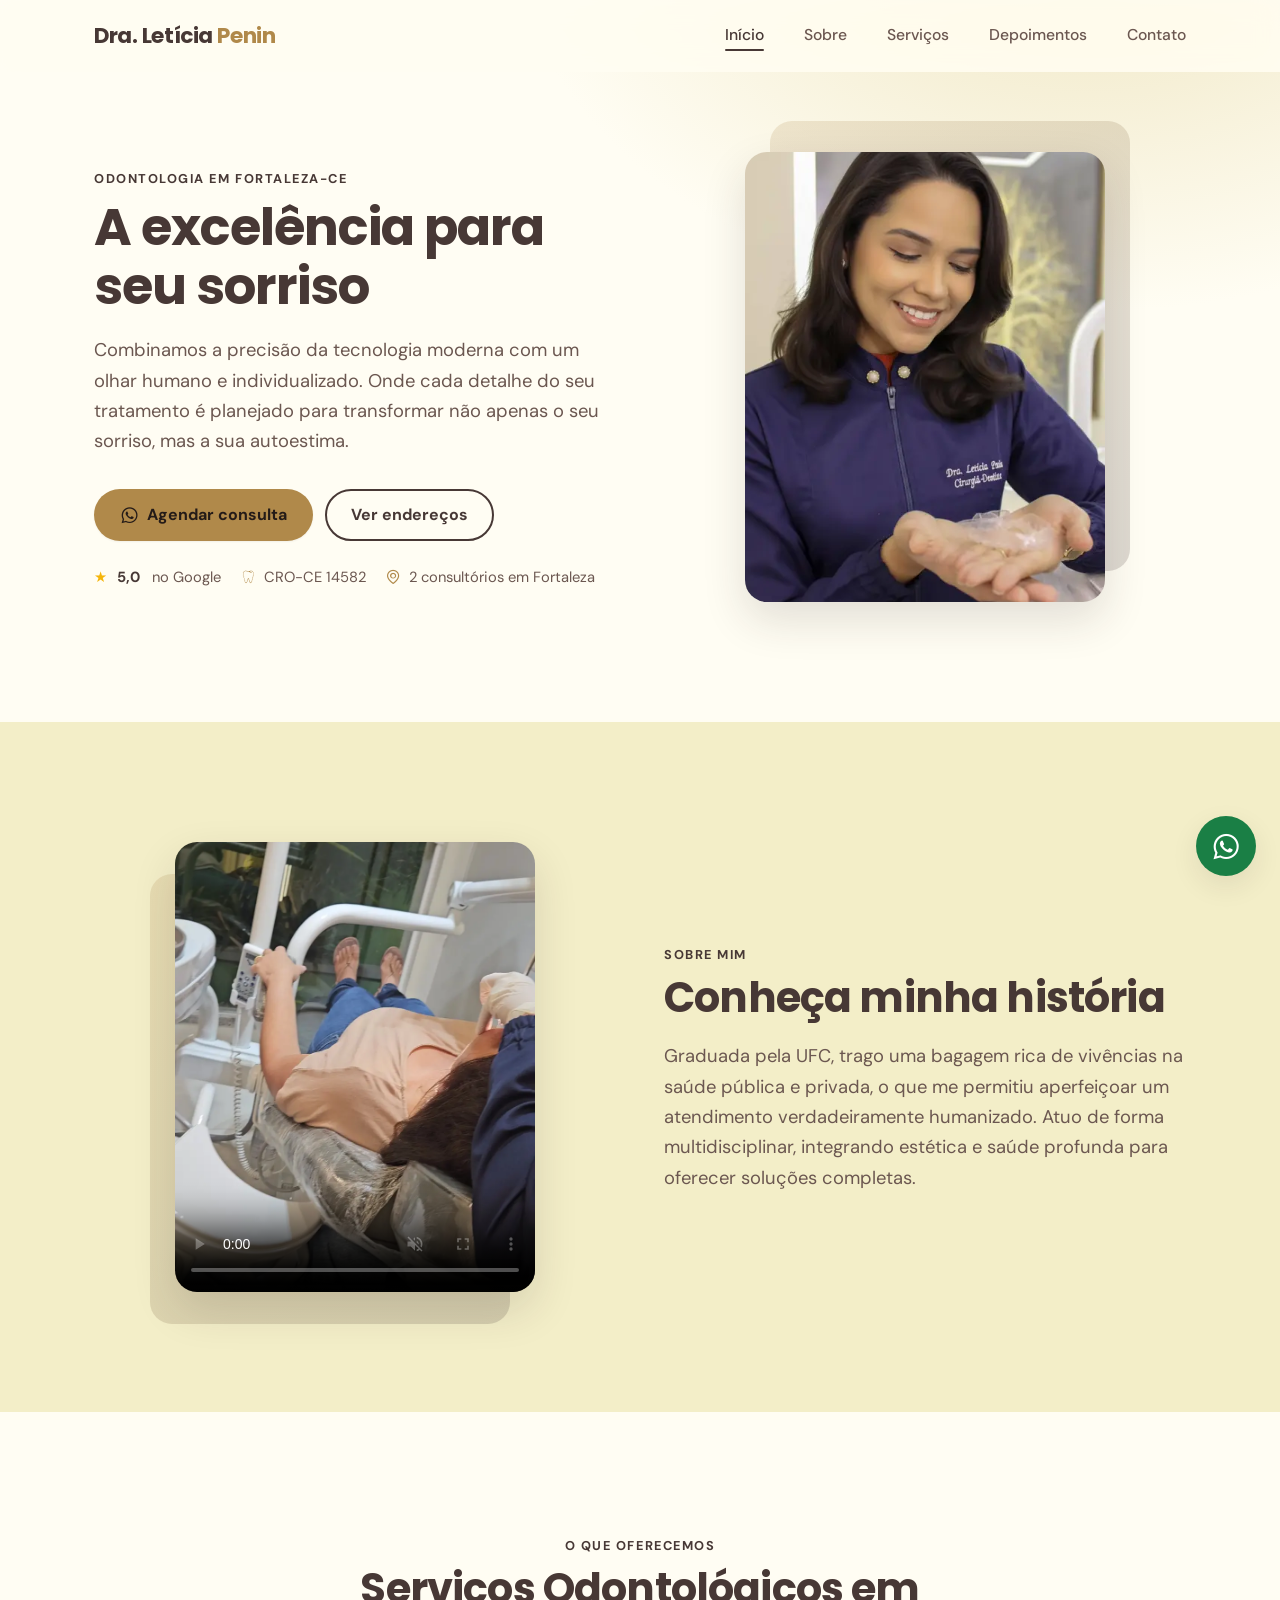
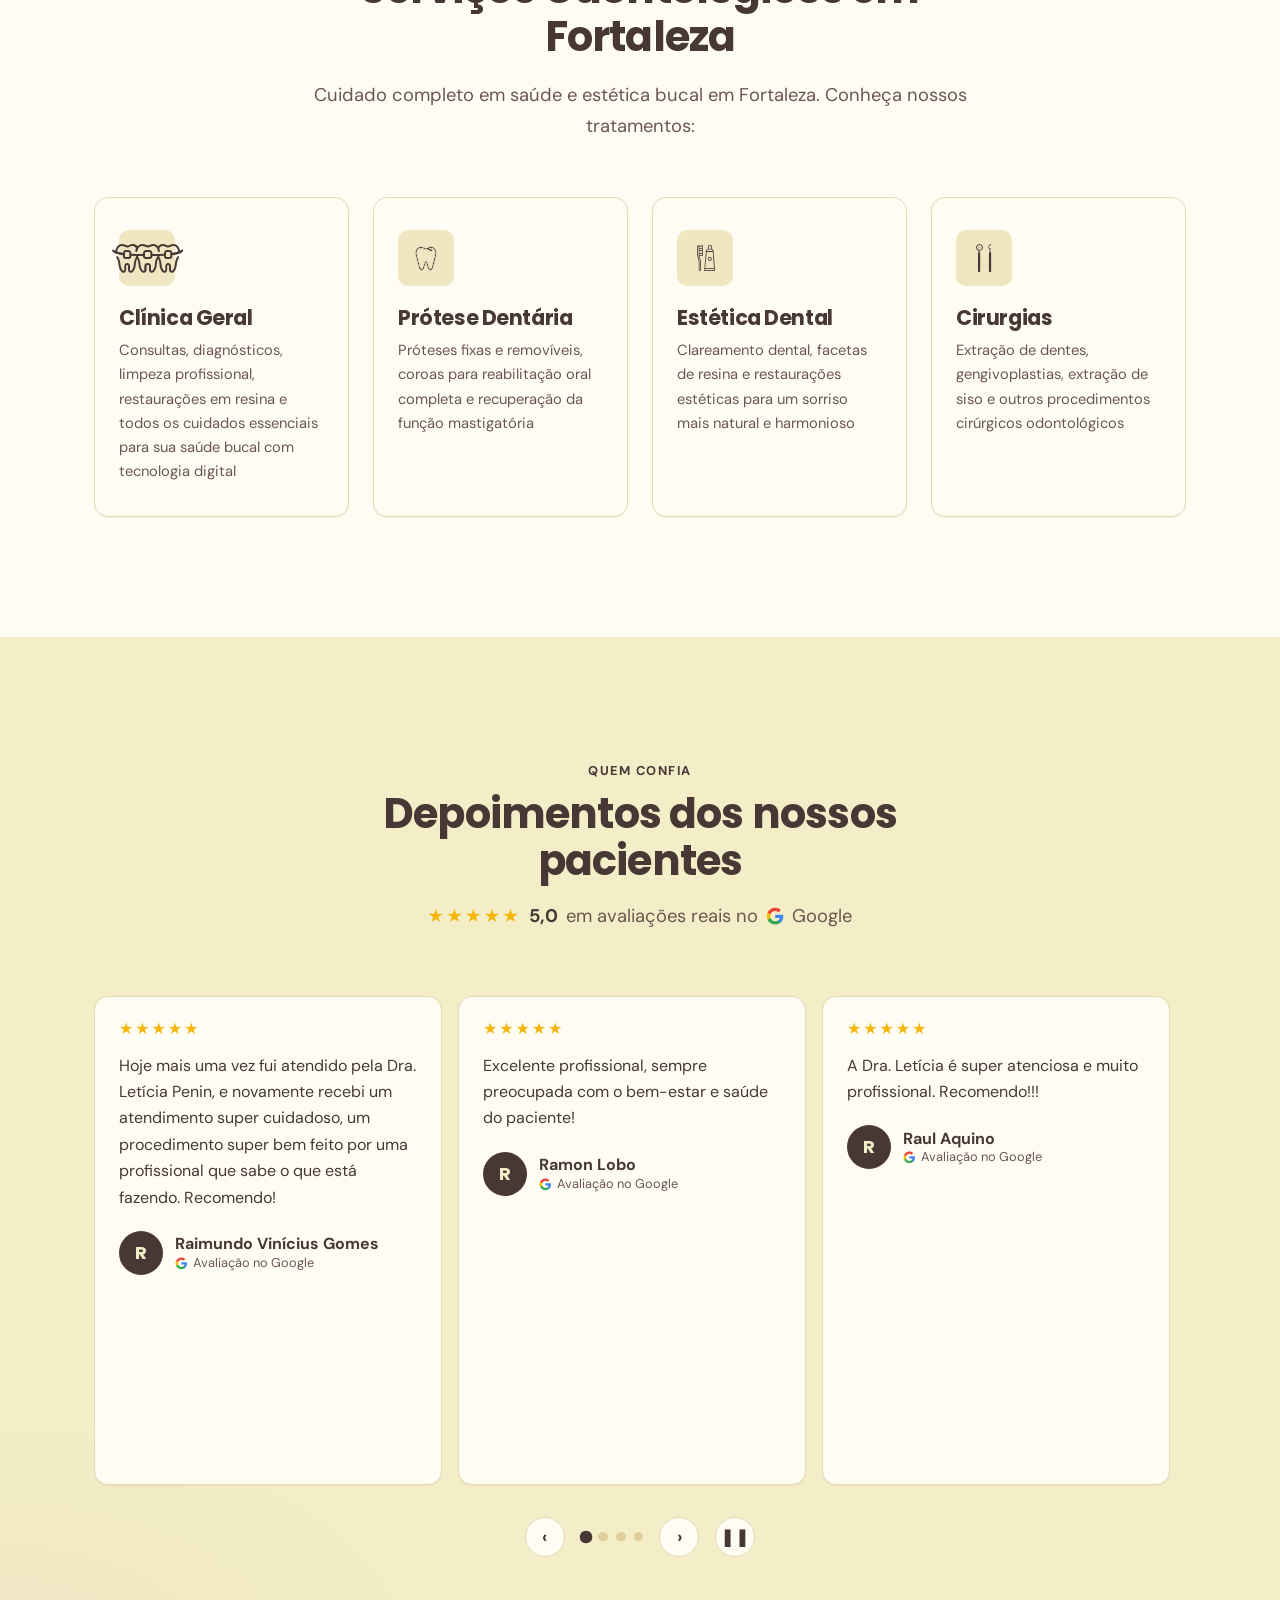
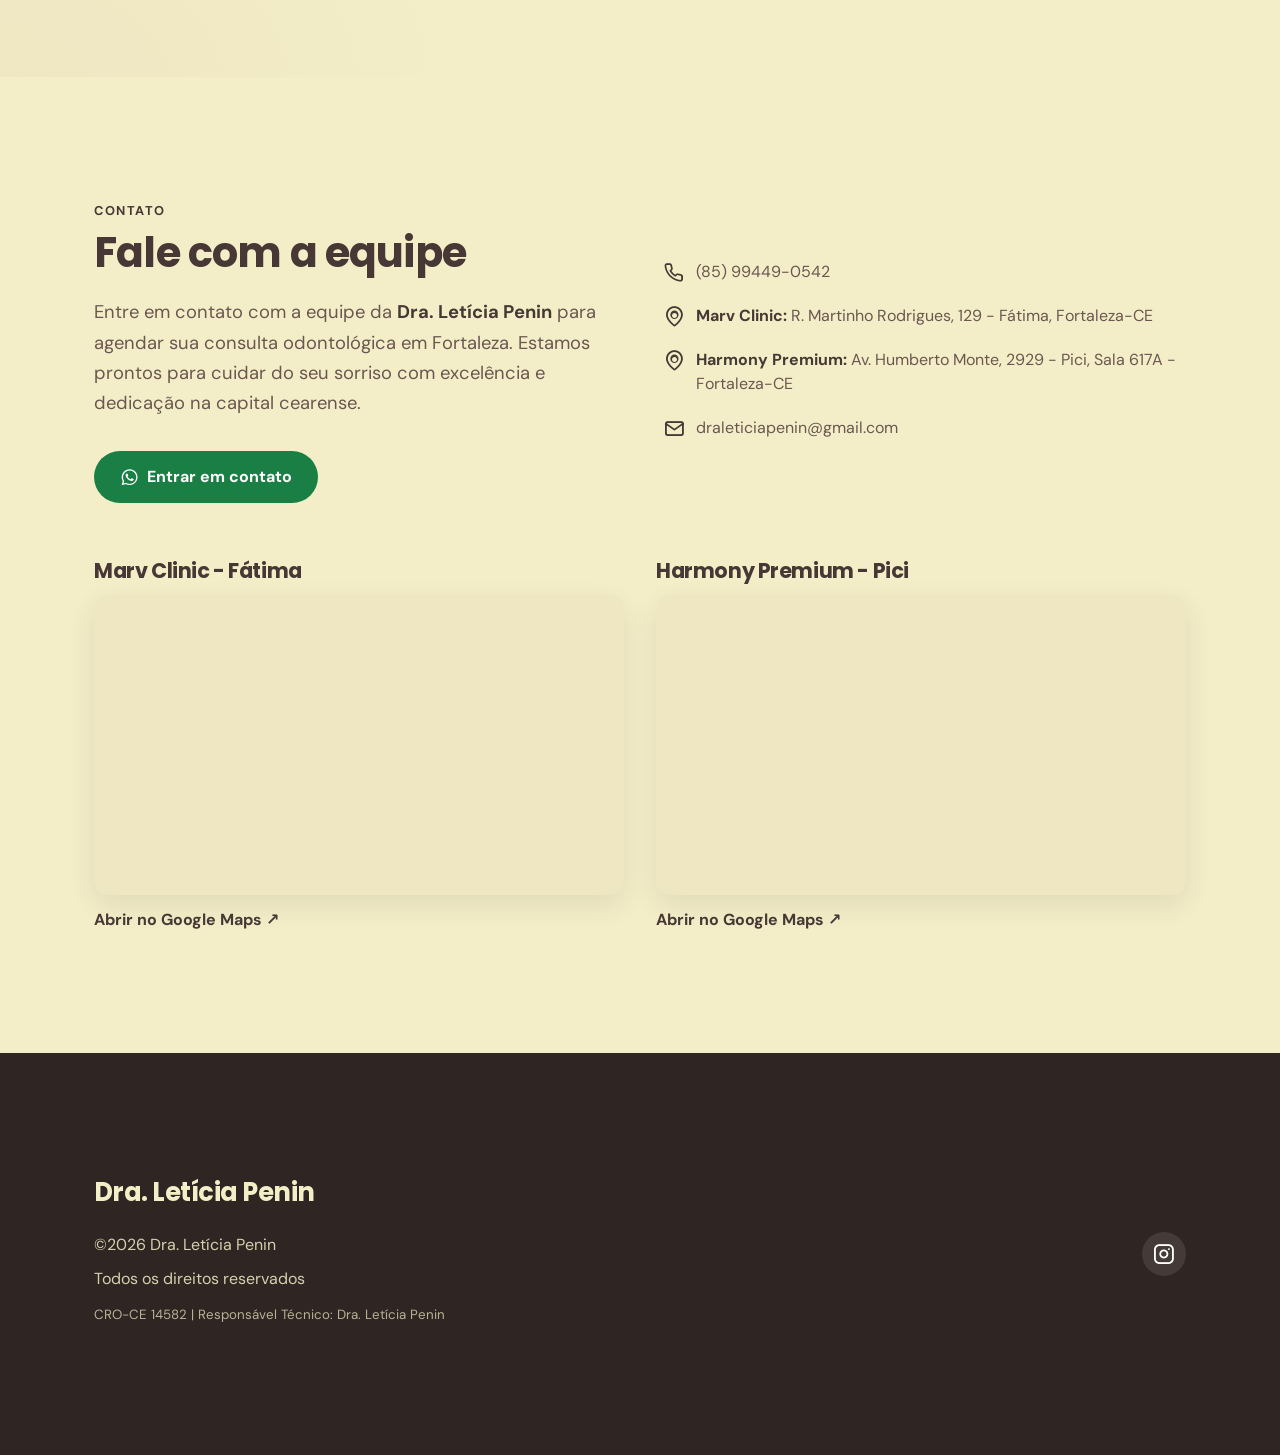
<file: site/index.html>
<!DOCTYPE html>
<html lang="pt-BR">

<head>
  <meta charset="UTF-8" />
  <meta name="viewport" content="width=device-width, initial-scale=1.0" />
  <title>Dra. Letícia Penin - Dentista em Fortaleza-CE | Estética Dental</title>
  <meta name="description" content="Dra. Letícia Penin - Dentista em Fortaleza-CE. Estética dental, clareamento, prótese e clínica geral. Atendimento humanizado. Agende sua consulta!" />
  <meta name="keywords" content="dentista fortaleza, estética dental fortaleza, dentista fátima fortaleza, dentista pici fortaleza, marv clinic, harmony premium business, clareamento dental fortaleza, prótese dentária fortaleza, dentista ceará" />
  <meta name="author" content="Dra. Letícia Penin" />
  <link rel="canonical" href="https://draleticiapenin.com.br/" />

  <!-- Open Graph -->
  <meta property="og:title" content="Dra. Letícia Penin - Cirurgiã Dentista" />
  <meta property="og:description" content="Cirurgiã-dentista com atuação em estética dental, prótese e clínica geral. Atendimento humanizado com tecnologia moderna." />
  <meta property="og:image" content="https://draleticiapenin.com.br/draleticiapenin-foto.jpeg" />
  <meta property="og:url" content="https://draleticiapenin.com.br" />
  <meta property="og:type" content="website" />
  <meta property="og:locale" content="pt_BR" />

  <!-- Twitter Card -->
  <meta name="twitter:card" content="summary_large_image" />
  <meta name="twitter:title" content="Dra. Letícia Penin - Cirurgiã Dentista" />
  <meta name="twitter:description" content="Cirurgiã-dentista com atuação em estética dental, prótese e clínica geral." />
  <meta name="twitter:image" content="https://draleticiapenin.com.br/draleticiapenin-foto.jpeg" />

  <!-- Structured Data -->
  <script type="application/ld+json">
  [
    {
      "@context": "https://schema.org",
      "@type": "Dentist",
      "name": "Dra. Letícia Penin - Marv Clinic",
      "description": "Cirurgiã-dentista com atuação em estética dental, prótese e clínica geral em Fortaleza-CE",
      "url": "https://draleticiapenin.com.br",
      "telephone": "+55-85-99449-0542",
      "email": "draleticiapenin@gmail.com",
      "address": {
        "@type": "PostalAddress",
        "streetAddress": "R. Martinho Rodrigues, 129 - Fátima",
        "addressLocality": "Fortaleza",
        "addressRegion": "CE",
        "addressCountry": "BR",
        "postalCode": "60411-280"
      },
      "geo": {
        "@type": "GeoCoordinates",
        "latitude": "-3.7463",
        "longitude": "-38.5423"
      },
      "openingHours": [
        "Mo-Fr 08:00-18:00",
        "Sa 08:00-12:00"
      ],
      "priceRange": "$$",
      "image": "https://draleticiapenin.com.br/draleticiapenin-foto.jpeg",
      "sameAs": [
        "https://www.instagram.com/draleticiapenin/"
      ],
      "areaServed": [
        {
          "@type": "City",
          "name": "Fortaleza",
          "addressRegion": "CE",
          "addressCountry": "BR"
        }
      ],
      "medicalSpecialty": [
        "Estética Dental",
        "Clínica Geral Odontológica",
        "Clareamento Dental",
        "Prótese Dentária"
      ]
    },
    {
      "@context": "https://schema.org",
      "@type": "Dentist",
      "name": "Dra. Letícia Penin - Harmony Premium Business",
      "description": "Cirurgiã-dentista com atuação em estética dental, prótese e clínica geral em Fortaleza-CE",
      "url": "https://draleticiapenin.com.br",
      "telephone": "+55-85-99449-0542",
      "email": "draleticiapenin@gmail.com",
      "address": {
        "@type": "PostalAddress",
        "streetAddress": "Av. Humberto Monte, 2929 - Pici, Sala 617 A Sul 6º andar",
        "addressLocality": "Fortaleza",
        "addressRegion": "CE",
        "addressCountry": "BR",
        "postalCode": "60440-593"
      },
      "geo": {
        "@type": "GeoCoordinates",
        "latitude": "-3.7663",
        "longitude": "-38.5816"
      },
      "openingHours": [
        "Mo-Fr 08:00-18:00",
        "Sa 08:00-12:00"
      ],
      "priceRange": "$$",
      "image": "https://draleticiapenin.com.br/draleticiapenin-foto.jpeg",
      "sameAs": [
        "https://www.instagram.com/draleticiapenin/"
      ],
      "areaServed": [
        {
          "@type": "City",
          "name": "Fortaleza",
          "addressRegion": "CE",
          "addressCountry": "BR"
        }
      ],
      "medicalSpecialty": [
        "Estética Dental",
        "Clínica Geral Odontológica",
        "Clareamento Dental",
        "Prótese Dentária"
      ]
    }
  ]
  </script>

  <!-- Ícone e PWA -->
  <link rel="icon" href="data:image/svg+xml,<svg xmlns=%22http://www.w3.org/2000/svg%22 viewBox=%220 0 100 100%22><text y=%22.9em%22 font-size=%2290%22>🦷</text></svg>">
  <link rel="apple-touch-icon" href="data:image/svg+xml,<svg xmlns=%22http://www.w3.org/2000/svg%22 viewBox=%220 0 100 100%22><text y=%22.9em%22 font-size=%2290%22>🦷</text></svg>">
  <link rel="manifest" href="/manifest.json">
  <meta name="theme-color" content="#473835">
  <meta name="apple-mobile-web-app-capable" content="yes">
  <meta name="apple-mobile-web-app-title" content="Dra. Letícia">

  <!-- JS ativo: as seções entram ao rolar. Sem JS, tudo aparece normalmente. -->
  <script>document.documentElement.classList.add('js')</script>

  <!-- Tudo local: nenhuma fonte, estilo ou script de terceiros -->
  <link rel="preload" href="fonts/poppins-latin-700-normal.woff2" as="font" type="font/woff2" crossorigin />
  <link rel="preload" href="fonts/dm-sans-latin-400-normal.woff2" as="font" type="font/woff2" crossorigin />
  <link rel="preload" href="img/hero-480.webp" as="image" type="image/webp" media="(max-width: 600px)" />
  <link rel="stylesheet" href="css/tokens.css" />
  <link rel="stylesheet" href="css/base.css" />
  <link rel="stylesheet" href="css/components.css" />
  <link rel="stylesheet" href="css/sections.css" />
  <link rel="stylesheet" href="assets/icomoon/style.css" />
</head>

<body>
  <a href="#main-content" class="skip-link">Pular para o conteúdo</a>

  <header class="site-header" id="header">
    <nav class="container" aria-label="Menu principal">
      <a class="logo" href="#home" aria-label="Dra. Letícia Penin - Página inicial">Dra. Letícia <span>Penin</span></a>
      <div class="menu" id="menu">
        <ul>
          <li><a href="#home">Início</a></li>
          <li><a href="#about">Sobre</a></li>
          <li><a href="#services">Serviços</a></li>
          <li><a href="#testimonials">Depoimentos</a></li>
          <li><a href="#contact">Contato</a></li>
        </ul>
      </div>
      <button class="menu-toggle icon-menu" type="button" aria-label="Abrir menu" aria-controls="menu" aria-expanded="false"></button>
    </nav>
  </header>

  <main id="main-content">
    <section class="section" id="home" aria-labelledby="home-title">
      <div class="container split">
        <div class="media-frame reveal">
          <picture>
            <source type="image/webp" srcset="img/hero-480.webp 480w, img/hero-800.webp 800w" sizes="(max-width: 600px) 90vw, 360px" />
            <img src="img/hero-800.jpg" width="360" height="450" alt="Dra. Letícia Penin sorrindo em seu consultório odontológico" fetchpriority="high" />
          </picture>
        </div>
        <div class="text reveal">
          <span class="eyebrow">Odontologia em Fortaleza-CE</span>
          <h1 id="home-title" class="title title--hero">A excelência para seu sorriso</h1>
          <p class="lead">
            Combinamos a precisão da tecnologia moderna com um olhar humano e individualizado. Onde cada detalhe do seu tratamento é planejado para transformar não apenas o seu sorriso, mas a sua autoestima.
          </p>
          <div class="actions">
            <a class="btn btn--primary" href="https://wa.me/5585994490542?text=Olá, gostaria de agendar uma consulta com a Dra. Letícia Penin" target="_blank" rel="noopener noreferrer">
              <i class="icon-whatsapp" aria-hidden="true"></i>Agendar consulta
            </a>
            <a class="btn btn--secondary" href="#contact">Ver endereços</a>
          </div>
          <ul class="trust" aria-label="Por que confiar">
            <li><span class="stars" aria-hidden="true">★</span><strong>5,0</strong>&nbsp;no Google</li>
            <li><i class="icon-teeth" aria-hidden="true"></i>CRO-CE 14582</li>
            <li><i class="icon-map-pin" aria-hidden="true"></i>2 consultórios em Fortaleza</li>
          </ul>
        </div>
      </div>
    </section>

    <section class="section section--soft" id="about" aria-labelledby="about-title">
      <div class="container split">
        <div class="media-frame media-frame--left reveal">
          <video controls muted loop playsinline preload="none" poster="img/about-poster-800.webp" width="360" height="450" aria-label="Dra. Letícia Penin em atendimento">
            <source src="img/about-720.mp4" type="video/mp4">
          </video>
        </div>
        <div class="text reveal">
          <span class="eyebrow">Sobre mim</span>
          <h2 id="about-title" class="title">Conheça minha história</h2>
          <p class="lead">Graduada pela UFC, trago uma bagagem rica de vivências na saúde pública e privada, o que me permitiu aperfeiçoar um atendimento verdadeiramente humanizado. Atuo de forma multidisciplinar, integrando estética e saúde profunda para oferecer soluções completas.</p>
        </div>
      </div>
    </section>

    <section class="section" id="services" aria-labelledby="services-title">
      <div class="container">
        <header class="section-header reveal">
          <span class="eyebrow">O que oferecemos</span>
          <h2 id="services-title" class="title">Serviços Odontológicos em Fortaleza</h2>
          <p class="lead">Cuidado completo em saúde e estética bucal em Fortaleza. Conheça nossos tratamentos:</p>
        </header>
        <div class="cards">
          <article class="card reveal">
            <i class="card__icon icon-Vector" aria-hidden="true"></i>
            <h3>Clínica Geral</h3>
            <p>Consultas, diagnósticos, limpeza profissional, restaurações em resina e todos os cuidados essenciais para sua saúde bucal com tecnologia digital</p>
          </article>
          <article class="card reveal">
            <i class="card__icon icon-teeth" aria-hidden="true"></i>
            <h3>Prótese Dentária</h3>
            <p>Próteses fixas e removíveis, coroas para reabilitação oral completa e recuperação da função mastigatória</p>
          </article>
          <article class="card reveal">
            <i class="card__icon icon-tooth-brush" aria-hidden="true"></i>
            <h3>Estética Dental</h3>
            <p>Clareamento dental, facetas de resina e restaurações estéticas para um sorriso mais natural e harmonioso</p>
          </article>
          <article class="card reveal">
            <i class="card__icon icon-dental-tool-svgrepo-com" aria-hidden="true"></i>
            <h3>Cirurgias</h3>
            <p>Extração de dentes, gengivoplastias, extração de siso e outros procedimentos cirúrgicos odontológicos</p>
          </article>
        </div>
      </div>
    </section>

    <section class="section" id="testimonials" aria-labelledby="testimonials-title">
      <div class="container">
        <!-- Logo do Google, reutilizado nos depoimentos -->
        <svg width="0" height="0" style="position: absolute" aria-hidden="true" focusable="false">
          <symbol id="g-logo" viewBox="0 0 48 48">
            <path fill="#4285F4" d="M45.12 24.5c0-1.56-.14-3.06-.4-4.5H24v8.51h11.84c-.51 2.75-2.06 5.08-4.39 6.64v5.52h7.11c4.16-3.83 6.56-9.47 6.56-16.17z"/>
            <path fill="#34A853" d="M24 46c5.94 0 10.92-1.97 14.56-5.33l-7.11-5.52c-1.97 1.32-4.49 2.1-7.45 2.1-5.73 0-10.58-3.87-12.31-9.07H4.34v5.7C7.96 41.07 15.4 46 24 46z"/>
            <path fill="#FBBC05" d="M11.69 28.18C11.25 26.86 11 25.45 11 24s.25-2.86.69-4.18v-5.7H4.34A21.99 21.99 0 0 0 2 24c0 3.55.85 6.91 2.34 9.88l7.35-5.7z"/>
            <path fill="#EA4335" d="M24 10.75c3.23 0 6.13 1.11 8.41 3.29l6.31-6.31C34.91 4.18 29.93 2 24 2 15.4 2 7.96 6.93 4.34 14.12l7.35 5.7c1.73-5.2 6.58-9.07 12.31-9.07z"/>
          </symbol>
        </svg>

        <header class="section-header reveal">
          <span class="eyebrow">Quem confia</span>
          <h2 id="testimonials-title" class="title">Depoimentos dos nossos pacientes</h2>
          <p class="lead rating">
            <span class="stars" role="img" aria-label="Nota 5 de 5">★★★★★</span>
            <strong>5,0</strong> em avaliações reais no
            <svg class="g-icon" aria-hidden="true" focusable="false"><use href="#g-logo"/></svg>Google
          </p>
        </header>

        <div class="carousel reveal" data-carousel>
          <div class="carousel__track" tabindex="0" role="region" aria-label="Depoimentos de pacientes (role para o lado)">
            <article class="testimonial">
              <span class="stars" role="img" aria-label="5 de 5 estrelas">★★★★★</span>
              <blockquote>
                <p>Hoje mais uma vez fui atendido pela Dra. Letícia Penin, e novamente recebi um atendimento super cuidadoso, um procedimento super bem feito por uma profissional que sabe o que está fazendo. Recomendo!</p>
              </blockquote>
              <footer>
                <span class="avatar" aria-hidden="true">R</span>
                <cite>Raimundo Vinícius Gomes<small><svg class="g-icon" aria-hidden="true" focusable="false"><use href="#g-logo"/></svg>Avaliação no Google</small></cite>
              </footer>
            </article>
            <article class="testimonial">
              <span class="stars" role="img" aria-label="5 de 5 estrelas">★★★★★</span>
              <blockquote>
                <p>Excelente profissional, sempre preocupada com o bem-estar e saúde do paciente!</p>
              </blockquote>
              <footer>
                <span class="avatar" aria-hidden="true">R</span>
                <cite>Ramon Lobo<small><svg class="g-icon" aria-hidden="true" focusable="false"><use href="#g-logo"/></svg>Avaliação no Google</small></cite>
              </footer>
            </article>
            <article class="testimonial">
              <span class="stars" role="img" aria-label="5 de 5 estrelas">★★★★★</span>
              <blockquote>
                <p>A Dra. Letícia é super atenciosa e muito profissional. Recomendo!!!</p>
              </blockquote>
              <footer>
                <span class="avatar" aria-hidden="true">R</span>
                <cite>Raul Aquino<small><svg class="g-icon" aria-hidden="true" focusable="false"><use href="#g-logo"/></svg>Avaliação no Google</small></cite>
              </footer>
            </article>
            <article class="testimonial">
              <span class="stars" role="img" aria-label="5 de 5 estrelas">★★★★★</span>
              <blockquote>
                <p>Excelente profissional! Muito cuidadosa e segura. Indico muito.</p>
              </blockquote>
              <footer>
                <span class="avatar" aria-hidden="true">M</span>
                <cite>Monalisa Sousa Duarte<small><svg class="g-icon" aria-hidden="true" focusable="false"><use href="#g-logo"/></svg>Avaliação no Google</small></cite>
              </footer>
            </article>
            <article class="testimonial">
              <span class="stars" role="img" aria-label="5 de 5 estrelas">★★★★★</span>
              <blockquote>
                <p>Tive uma experiência excelente com a dentista Dra. Letícia Penin. Desde o primeiro atendimento, fui recebida com muita atenção, carinho e profissionalismo. O serviço prestado foi impecável, com explicações claras e muito cuidado durante todo o procedimento, o que me deixou bastante segura e confortável. Além disso, o espaço é extremamente organizado, limpo e acolhedor. Sem dúvida, um atendimento humanizado e de alta qualidade.</p>
              </blockquote>
              <footer>
                <span class="avatar" aria-hidden="true">B</span>
                <cite>Brenda Lima<small><svg class="g-icon" aria-hidden="true" focusable="false"><use href="#g-logo"/></svg>Avaliação no Google</small></cite>
              </footer>
            </article>
            <article class="testimonial">
              <span class="stars" role="img" aria-label="5 de 5 estrelas">★★★★★</span>
              <blockquote>
                <p>Excelente atendimento! A doutora é muito atenciosa e cuidadosa, além de oferecer um espaço extremamente limpo e confortável. Recomendo!</p>
              </blockquote>
              <footer>
                <span class="avatar" aria-hidden="true">J</span>
                <cite>Joshuel Machado<small><svg class="g-icon" aria-hidden="true" focusable="false"><use href="#g-logo"/></svg>Avaliação no Google</small></cite>
              </footer>
            </article>
          </div>
          <div class="carousel__controls" hidden>
            <button class="carousel__arrow" type="button" data-prev aria-label="Depoimentos anteriores">‹</button>
            <div class="carousel__dots" data-dots></div>
            <button class="carousel__arrow" type="button" data-next aria-label="Próximos depoimentos">›</button>
            <button class="carousel__arrow carousel__toggle" type="button" data-toggle aria-pressed="false" aria-label="Pausar a troca automática" hidden>❚❚</button>
          </div>
        </div>
      </div>
    </section>

    <section class="section section--soft" id="contact" aria-labelledby="contact-title">
      <div class="container">
        <div class="split">
          <div class="text reveal">
            <span class="eyebrow">Contato</span>
            <h2 id="contact-title" class="title">Fale com a equipe</h2>
            <p class="lead">
              Entre em contato com a equipe da <strong>Dra. Letícia Penin</strong> para agendar sua consulta odontológica em Fortaleza.
              Estamos prontos para cuidar do seu sorriso com excelência e dedicação na capital cearense.
            </p>
            <a class="btn btn--whatsapp" href="https://wa.me/5585994490542?text=Olá, gostaria de agendar uma consulta com a Dra. Letícia Penin" target="_blank" rel="noopener noreferrer">
              <i class="icon-whatsapp" aria-hidden="true"></i>Entrar em contato
            </a>
          </div>
          <ul class="contact-list reveal">
            <li><i class="icon-phone" aria-hidden="true"></i><a href="tel:+5585994490542">(85) 99449-0542</a></li>
            <li><i class="icon-map-pin" aria-hidden="true"></i><span><strong>Marv Clinic:</strong> R. Martinho Rodrigues, 129 - Fátima, Fortaleza-CE</span></li>
            <li><i class="icon-map-pin" aria-hidden="true"></i><span><strong>Harmony Premium:</strong> Av. Humberto Monte, 2929 - Pici, Sala 617A - Fortaleza-CE</span></li>
            <li><i class="icon-mail" aria-hidden="true"></i><a href="mailto:draleticiapenin@gmail.com">draleticiapenin@gmail.com</a></li>
          </ul>
        </div>

        <div class="maps">
          <div class="map-card reveal">
            <h3>Marv Clinic - Fátima</h3>
            <iframe title="Mapa: Marv Clinic, R. Martinho Rodrigues, 129 - Fátima, Fortaleza" src="https://maps.google.com/maps?q=R.%20Martinho%20Rodrigues%2C%20129%20-%20F%C3%A1tima%2C%20Fortaleza%20-%20CE&z=16&hl=pt-BR&output=embed" loading="lazy" referrerpolicy="no-referrer-when-downgrade" allowfullscreen></iframe>
            <a href="https://www.google.com/maps/search/?api=1&query=R.%20Martinho%20Rodrigues%2C%20129%20-%20F%C3%A1tima%2C%20Fortaleza%20-%20CE" target="_blank" rel="noopener noreferrer">Abrir no Google Maps ↗</a>
          </div>
          <div class="map-card reveal">
            <h3>Harmony Premium - Pici</h3>
            <iframe title="Mapa: Harmony Premium Business, Av. Humberto Monte, 2929 - Pici, Fortaleza" src="https://maps.google.com/maps?q=Av.%20Humberto%20Monte%2C%202929%20-%20Pici%2C%20Fortaleza%20-%20CE&z=16&hl=pt-BR&output=embed" loading="lazy" referrerpolicy="no-referrer-when-downgrade" allowfullscreen></iframe>
            <a href="https://www.google.com/maps/search/?api=1&query=Av.%20Humberto%20Monte%2C%202929%20-%20Pici%2C%20Fortaleza%20-%20CE" target="_blank" rel="noopener noreferrer">Abrir no Google Maps ↗</a>
          </div>
        </div>
      </div>
    </section>
  </main>

  <footer class="site-footer section">
    <div class="container">
      <div>
        <a class="logo" href="#home" aria-label="Dra. Letícia Penin - Voltar ao topo">Dra. Letícia <span>Penin</span></a>
        <p>©<span id="year">2026</span> Dra. Letícia Penin</p>
        <p>Todos os direitos reservados</p>
        <p><small>CRO-CE 14582 | Responsável Técnico: Dra. Letícia Penin</small></p>
      </div>
      <nav class="social" aria-label="Redes sociais">
        <a href="https://www.instagram.com/draleticiapenin/" target="_blank" rel="noopener noreferrer" aria-label="Instagram da Dra. Letícia Penin">
          <i class="icon-instagram" aria-hidden="true"></i>
        </a>
      </nav>
    </div>
  </footer>

  <a href="https://wa.me/5585994490542?text=Olá, gostaria de agendar uma consulta" class="whatsapp-float" target="_blank" rel="noopener noreferrer" aria-label="Conversar no WhatsApp">
    <i class="icon-whatsapp" aria-hidden="true"></i>
  </a>

  <script src="main.js" defer></script>
</body>

</html>
</file>
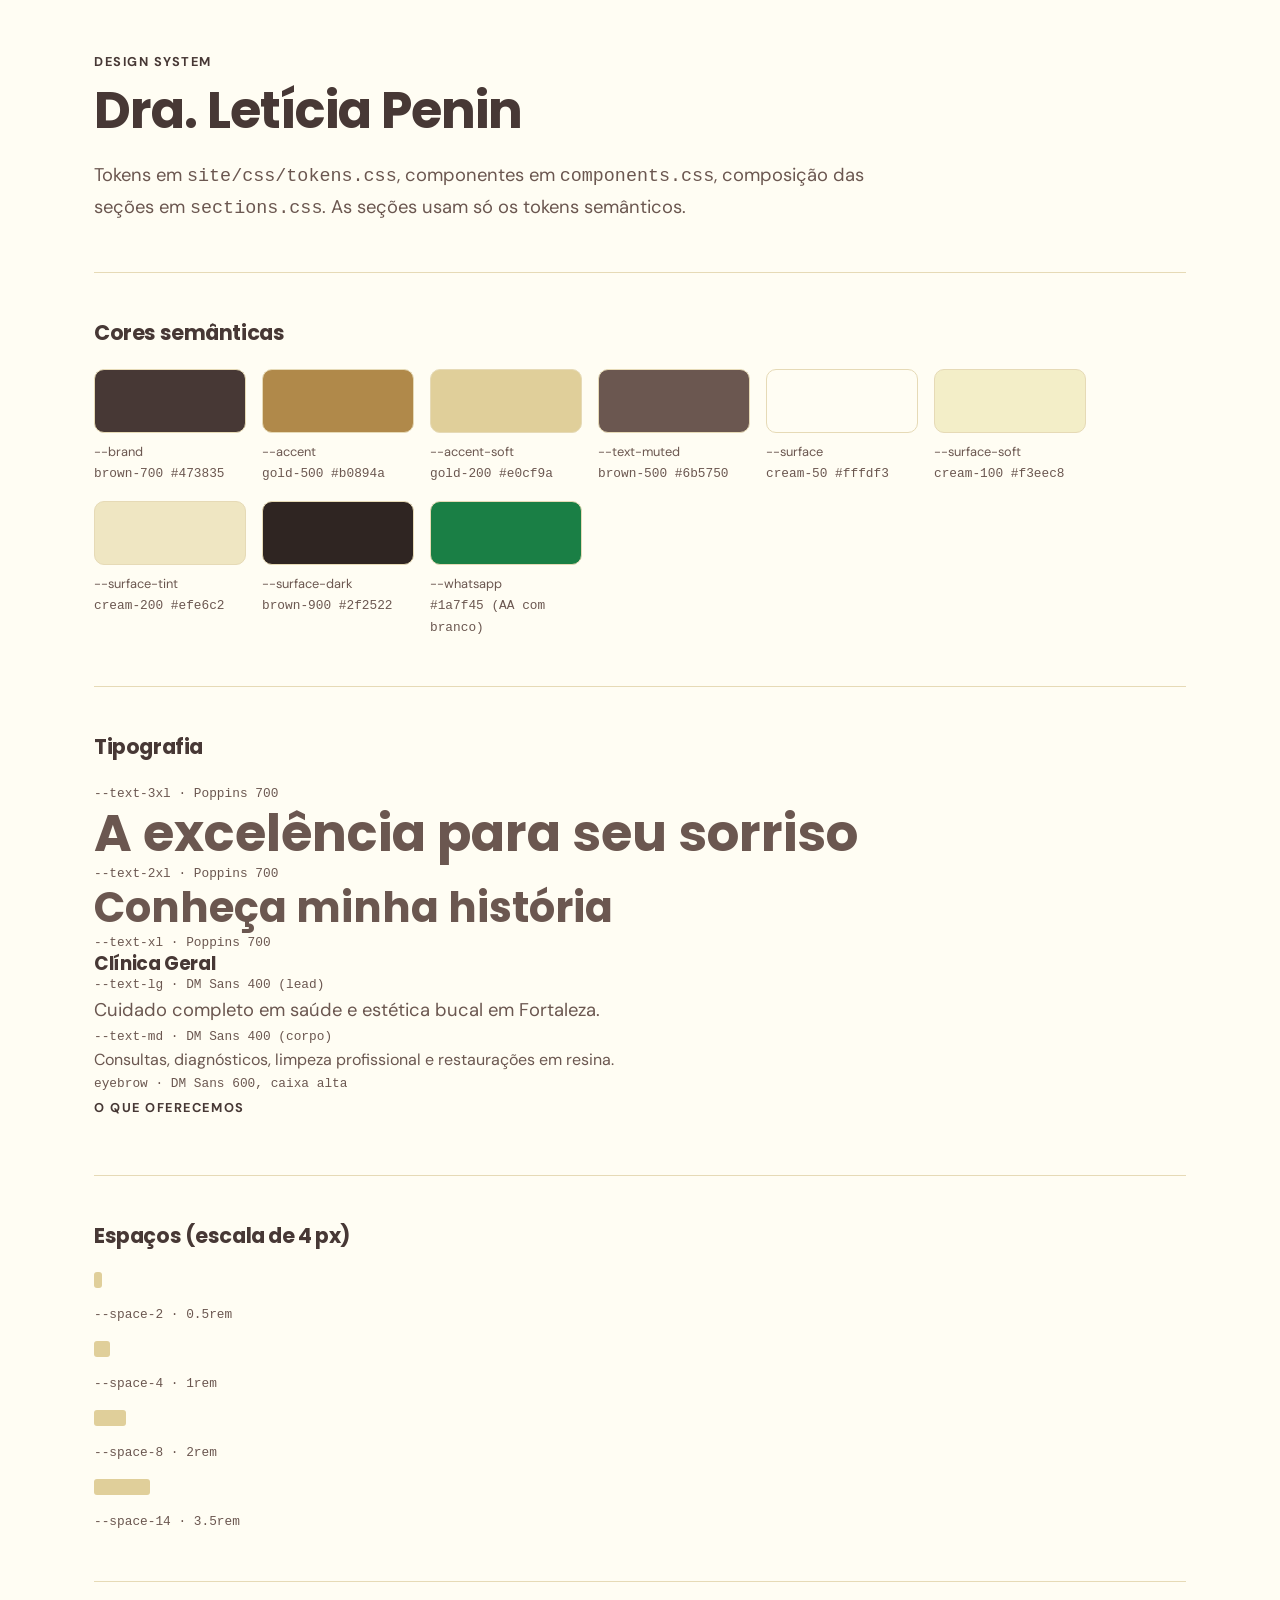
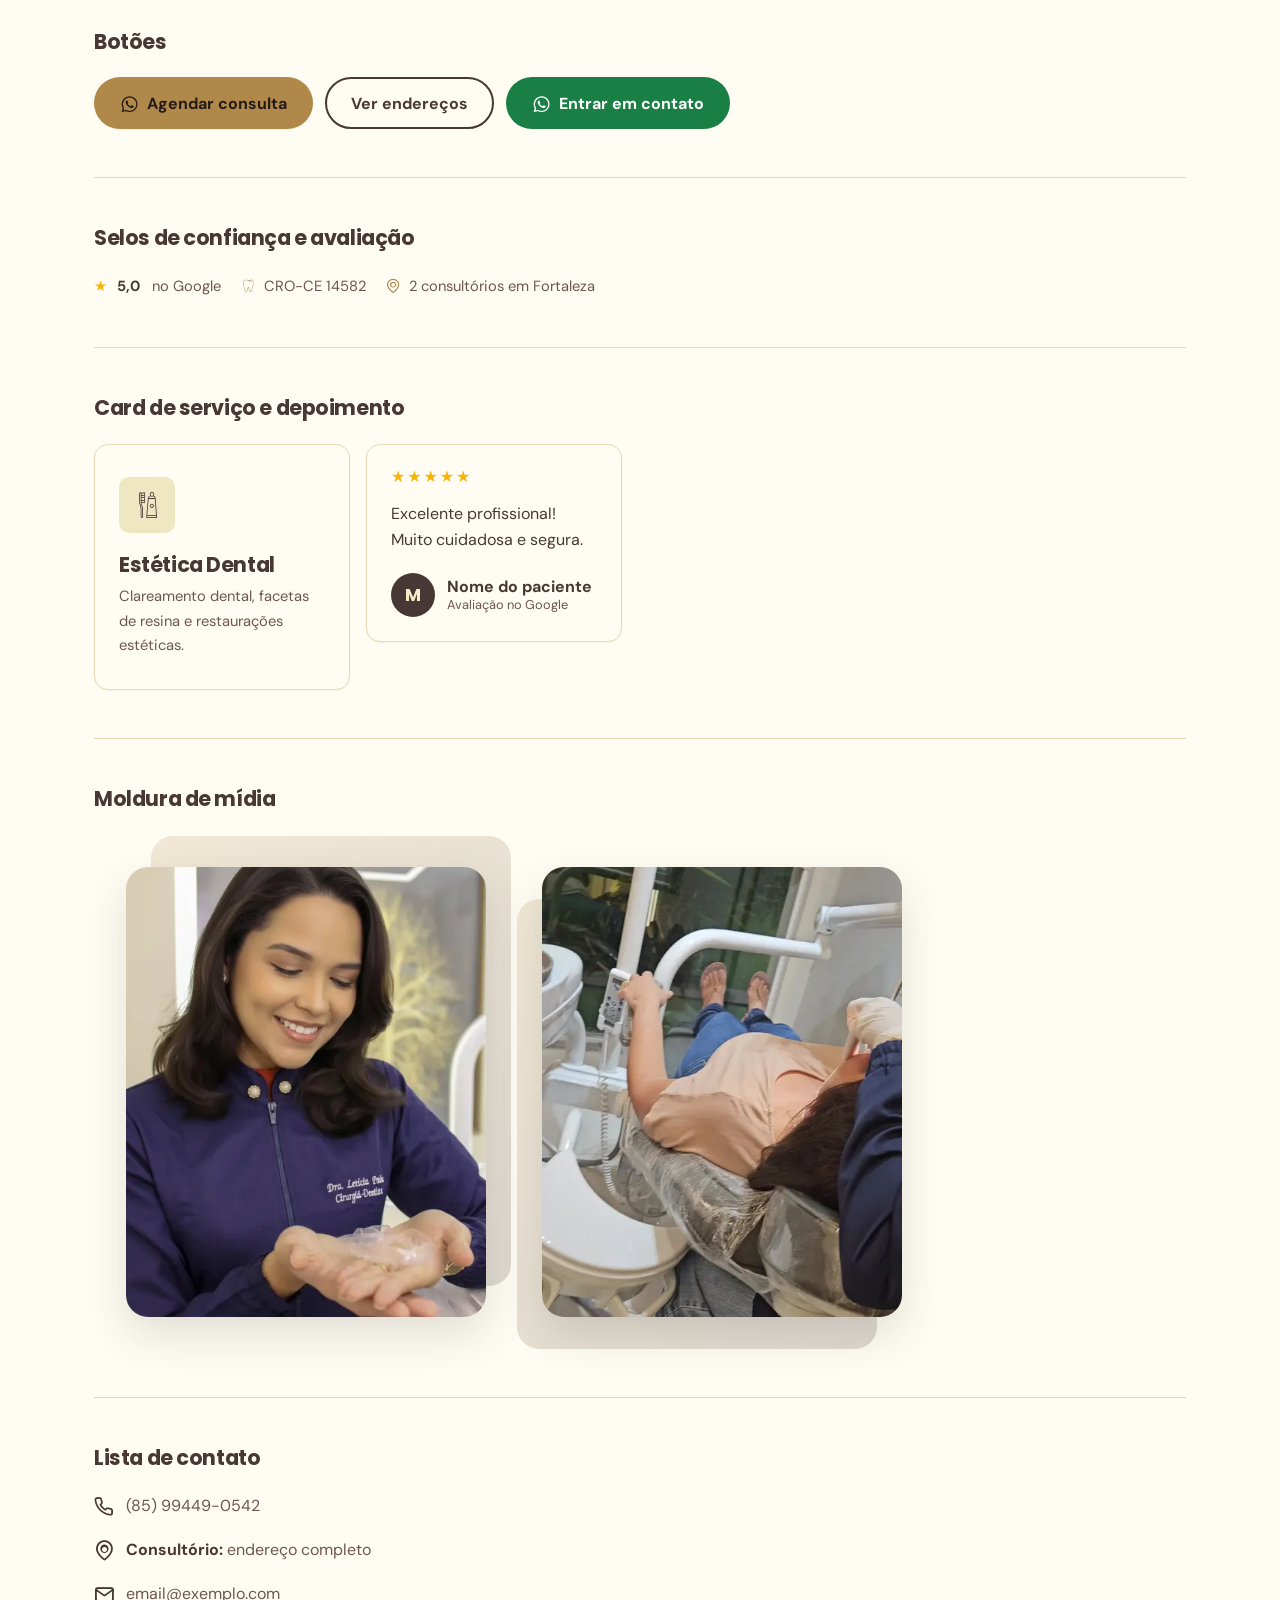
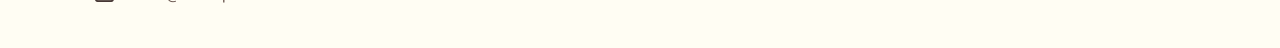
<file: docs/styleguide.html>
<!DOCTYPE html>
<html lang="pt-BR">
<!-- Guia visual do design system do site. Abra este arquivo no navegador, direto do repo:
     ele usa os mesmos CSS do site (../site/css) e não é publicado (o site é só site/). -->
<head>
  <meta charset="UTF-8" />
  <meta name="viewport" content="width=device-width, initial-scale=1.0" />
  <meta name="robots" content="noindex" />
  <title>Guia visual — Dra. Letícia Penin</title>
  <link rel="stylesheet" href="../site/css/tokens.css" />
  <link rel="stylesheet" href="../site/css/base.css" />
  <link rel="stylesheet" href="../site/css/components.css" />
  <link rel="stylesheet" href="../site/assets/icomoon/style.css" />
  <style>
    .sg { padding-block: var(--space-12); border-bottom: 1px solid var(--border); }
    .sg h2 { margin-bottom: var(--space-6); font-size: var(--text-xl); }
    .sg .row { display: flex; flex-wrap: wrap; gap: var(--space-4); align-items: flex-start; }
    .swatch { width: 9.5rem; font-size: var(--text-xs); }
    .swatch div { height: 4rem; border-radius: var(--radius-sm); border: 1px solid var(--border); margin-bottom: var(--space-2); }
    .token { font-family: ui-monospace, monospace; font-size: var(--text-xs); color: var(--text-muted); }
    .space { background: var(--accent-soft); height: 1rem; border-radius: 3px; }
    .demo-card { width: 16rem; }
    .demo-wide { width: min(100%, 24rem); }
  </style>
</head>
<body>
  <main class="container">
    <section class="sg">
      <span class="eyebrow">Design system</span>
      <h1 class="title title--hero">Dra. Letícia Penin</h1>
      <p class="lead">Tokens em <code>site/css/tokens.css</code>, componentes em <code>components.css</code>, composição das seções em <code>sections.css</code>. As seções usam só os tokens semânticos.</p>
    </section>

    <section class="sg">
      <h2>Cores semânticas</h2>
      <div class="row">
        <div class="swatch"><div style="background: var(--brand)"></div>--brand<br><span class="token">brown-700 #473835</span></div>
        <div class="swatch"><div style="background: var(--accent)"></div>--accent<br><span class="token">gold-500 #b0894a</span></div>
        <div class="swatch"><div style="background: var(--accent-soft)"></div>--accent-soft<br><span class="token">gold-200 #e0cf9a</span></div>
        <div class="swatch"><div style="background: var(--text-muted)"></div>--text-muted<br><span class="token">brown-500 #6b5750</span></div>
        <div class="swatch"><div style="background: var(--surface)"></div>--surface<br><span class="token">cream-50 #fffdf3</span></div>
        <div class="swatch"><div style="background: var(--surface-soft)"></div>--surface-soft<br><span class="token">cream-100 #f3eec8</span></div>
        <div class="swatch"><div style="background: var(--surface-tint)"></div>--surface-tint<br><span class="token">cream-200 #efe6c2</span></div>
        <div class="swatch"><div style="background: var(--surface-dark)"></div>--surface-dark<br><span class="token">brown-900 #2f2522</span></div>
        <div class="swatch"><div style="background: var(--whatsapp)"></div>--whatsapp<br><span class="token">#1a7f45 (AA com branco)</span></div>
      </div>
    </section>

    <section class="sg">
      <h2>Tipografia</h2>
      <p class="token">--text-3xl · Poppins 700</p><p class="title title--hero">A excelência para seu sorriso</p>
      <p class="token">--text-2xl · Poppins 700</p><p class="title">Conheça minha história</p>
      <p class="token">--text-xl · Poppins 700</p><h3>Clínica Geral</h3>
      <p class="token">--text-lg · DM Sans 400 (lead)</p><p class="lead" style="margin-top:0">Cuidado completo em saúde e estética bucal em Fortaleza.</p>
      <p class="token">--text-md · DM Sans 400 (corpo)</p><p>Consultas, diagnósticos, limpeza profissional e restaurações em resina.</p>
      <p class="token">eyebrow · DM Sans 600, caixa alta</p><span class="eyebrow">O que oferecemos</span>
    </section>

    <section class="sg">
      <h2>Espaços (escala de 4 px)</h2>
      <div class="row" style="flex-direction: column">
        <div style="width: var(--space-2)" class="space"></div><span class="token">--space-2 · 0.5rem</span>
        <div style="width: var(--space-4)" class="space"></div><span class="token">--space-4 · 1rem</span>
        <div style="width: var(--space-8)" class="space"></div><span class="token">--space-8 · 2rem</span>
        <div style="width: var(--space-14)" class="space"></div><span class="token">--space-14 · 3.5rem</span>
      </div>
    </section>

    <section class="sg">
      <h2>Botões</h2>
      <div class="actions">
        <a class="btn btn--primary" href="#"><i class="icon-whatsapp" aria-hidden="true"></i>Agendar consulta</a>
        <a class="btn btn--secondary" href="#">Ver endereços</a>
        <a class="btn btn--whatsapp" href="#"><i class="icon-whatsapp" aria-hidden="true"></i>Entrar em contato</a>
      </div>
    </section>

    <section class="sg">
      <h2>Selos de confiança e avaliação</h2>
      <ul class="trust" style="margin-top:0">
        <li><span class="stars" aria-hidden="true">★</span><strong>5,0</strong>&nbsp;no Google</li>
        <li><i class="icon-teeth" aria-hidden="true"></i>CRO-CE 14582</li>
        <li><i class="icon-map-pin" aria-hidden="true"></i>2 consultórios em Fortaleza</li>
      </ul>
    </section>

    <section class="sg">
      <h2>Card de serviço e depoimento</h2>
      <div class="row">
        <article class="card demo-card">
          <i class="card__icon icon-tooth-brush" aria-hidden="true"></i>
          <h3>Estética Dental</h3>
          <p>Clareamento dental, facetas de resina e restaurações estéticas.</p>
        </article>
        <article class="testimonial demo-card">
          <span class="stars" role="img" aria-label="5 de 5 estrelas">★★★★★</span>
          <blockquote><p>Excelente profissional! Muito cuidadosa e segura.</p></blockquote>
          <footer><span class="avatar" aria-hidden="true">M</span><cite>Nome do paciente<small>Avaliação no Google</small></cite></footer>
        </article>
      </div>
    </section>

    <section class="sg">
      <h2>Moldura de mídia</h2>
      <div class="row" style="gap: var(--space-14); padding: var(--space-8)">
        <div class="media-frame"><img src="../site/img/hero-480.webp" width="360" height="450" alt="Exemplo: moldura padrão" /></div>
        <div class="media-frame media-frame--left"><img src="../site/img/about-poster-480.webp" width="360" height="450" alt="Exemplo: moldura à esquerda" /></div>
      </div>
    </section>

    <section class="sg">
      <h2>Lista de contato</h2>
      <ul class="contact-list demo-wide">
        <li><i class="icon-phone" aria-hidden="true"></i><a href="#">(85) 99449-0542</a></li>
        <li><i class="icon-map-pin" aria-hidden="true"></i><span><strong>Consultório:</strong> endereço completo</span></li>
        <li><i class="icon-mail" aria-hidden="true"></i><a href="#">email@exemplo.com</a></li>
      </ul>
    </section>
  </main>
</body>
</html>
</file>
<file: site/css/tokens.css>
/* =============================================================
   Dra. Letícia Penin — design tokens
   As decisões de marca num lugar só. Componentes e seções usam
   só os tokens semânticos (--text, --surface, --accent...), nunca
   as cores da paleta direto: trocar a marca é trocar este arquivo.
   Guia visual: docs/styleguide.html (no repo, fora do site).
   ============================================================= */

/* ------ Fontes (locais, OFL) ------------------- */
@font-face {
  font-family: "DM Sans";
  font-weight: 400;
  font-display: swap;
  src: url("../fonts/dm-sans-latin-400-normal.woff2") format("woff2");
}
@font-face {
  font-family: "DM Sans";
  font-weight: 500;
  font-display: swap;
  src: url("../fonts/dm-sans-latin-500-normal.woff2") format("woff2");
}
@font-face {
  font-family: "DM Sans";
  font-weight: 700;
  font-display: swap;
  src: url("../fonts/dm-sans-latin-700-normal.woff2") format("woff2");
}
@font-face {
  font-family: "Poppins";
  font-weight: 600;
  font-display: swap;
  src: url("../fonts/poppins-latin-600-normal.woff2") format("woff2");
}
@font-face {
  font-family: "Poppins";
  font-weight: 700;
  font-display: swap;
  src: url("../fonts/poppins-latin-700-normal.woff2") format("woff2");
}

:root {
  /* ------ Paleta da marca ------------------- */
  --brown-900: #2f2522;
  --brown-700: #473835;
  --brown-500: #6b5750;
  --gold-600: #946f37;
  --gold-500: #b0894a;
  --gold-200: #e0cf9a;
  --cream-50: #fffdf3;
  --cream-100: #f3eec8;
  --cream-200: #efe6c2;
  --cream-300: #e6dab6;
  --ink: #241b18;
  --star: #f5b50a;
  --whatsapp: #1a7f45; /* verde do WhatsApp escurecido: texto branco com contraste AA */

  /* ------ Semânticos ------------------- */
  --text: var(--brown-700);
  --text-muted: var(--brown-500);
  --text-on-dark: var(--cream-100);
  --surface: var(--cream-50);
  --surface-soft: var(--cream-100);
  --surface-tint: var(--cream-200);
  --surface-dark: var(--brown-900);
  --border: var(--cream-300);
  --brand: var(--brown-700);
  --accent: var(--gold-500);
  --accent-soft: var(--gold-200);
  --focus: var(--gold-500);

  /* ------ Tipografia ------------------- */
  --font-title: "Poppins", system-ui, sans-serif;
  --font-body: "DM Sans", system-ui, sans-serif;

  --text-xs: 0.8rem;
  --text-sm: 0.92rem;
  --text-md: 1rem;
  --text-lg: clamp(1.05rem, 1rem + 0.25vw, 1.15rem);
  --text-xl: clamp(1.15rem, 1.05rem + 0.4vw, 1.3rem);
  --text-2xl: clamp(1.7rem, 1.1rem + 2.2vw, 2.6rem);
  --text-3xl: clamp(2rem, 1.2rem + 3vw, 3.2rem);

  --leading-tight: 1.15;
  --leading-normal: 1.65;
  --tracking-tight: -0.02em;
  --tracking-wide: 0.12em;

  /* ------ Espaços (escala de 4 px) ------------------- */
  --space-1: 0.25rem;
  --space-2: 0.5rem;
  --space-3: 0.75rem;
  --space-4: 1rem;
  --space-5: 1.25rem;
  --space-6: 1.5rem;
  --space-8: 2rem;
  --space-10: 2.5rem;
  --space-12: 3rem;
  --space-14: 3.5rem;
  --section-space: clamp(4rem, 2rem + 8vw, 7.5rem);

  /* ------ Forma ------------------- */
  --radius-sm: 10px;
  --radius-md: 14px;
  --radius-lg: 22px;
  --radius-pill: 999px;

  --shadow-sm: 0 1px 2px rgb(47 37 34 / 0.06);
  --shadow-md: 0 10px 28px rgb(47 37 34 / 0.09);
  --shadow-lg: 0 18px 44px rgb(47 37 34 / 0.14);

  /* ------ Movimento ------------------- */
  --ease: cubic-bezier(0.2, 0.7, 0.2, 1);
  --duration-fast: 150ms;
  --duration: 250ms;
  --duration-slow: 650ms;

  /* ------ Layout ------------------- */
  --content-max: 1140px;
  --header-height: 4.5rem;
  --gutter: 1.5rem;
}
</file>
<file: site/css/base.css>
/* =============================================================
   Base: reset, tipografia, foco, utilitários de layout
   ============================================================= */

*,
*::before,
*::after {
  margin: 0;
  padding: 0;
  box-sizing: border-box;
}

html {
  scroll-behavior: smooth;
  scroll-padding-top: var(--header-height);
}

body {
  font: 400 var(--text-md) / var(--leading-normal) var(--font-body);
  color: var(--text-muted);
  background: var(--surface);
  -webkit-font-smoothing: antialiased;
  overflow-x: hidden;
}

img,
video,
iframe {
  display: block;
  max-width: 100%;
}

ul {
  list-style: none;
}

a {
  color: inherit;
  text-decoration: none;
}

p {
  max-width: 62ch;
}

strong {
  color: var(--text);
}

h1,
h2,
h3 {
  font-family: var(--font-title);
  color: var(--text);
  letter-spacing: var(--tracking-tight);
  line-height: var(--leading-tight);
}

::selection {
  background: var(--accent);
  color: var(--ink);
}

:focus-visible {
  outline: 3px solid var(--focus);
  outline-offset: 3px;
  border-radius: 4px;
}

/* ------ Layout ------------------- */
.container {
  width: 100%;
  max-width: var(--content-max);
  margin-inline: auto;
  padding-inline: var(--gutter);
}

.section {
  padding-block: var(--section-space);
}

.section--soft {
  background: var(--surface-soft);
}

.split {
  display: grid;
  gap: var(--space-12);
  align-items: center;
}

@media (min-width: 992px) {
  .split {
    grid-template-columns: 1fr 1fr;
  }
}

/* ------ Acessibilidade ------------------- */
/* Taps answer at once: no double-tap zoom on controls. */
a,
button,
input,
label,
select,
textarea,
summary {
  touch-action: manipulation;
}

.skip-link {
  position: absolute;
  left: var(--space-4);
  top: -4rem;
  z-index: 200;
  padding: var(--space-3) var(--space-5);
  background: var(--brand);
  color: var(--text-on-dark);
  border-radius: 0 0 var(--radius-sm) var(--radius-sm);
  transition: top var(--duration-fast);
}

.skip-link:focus {
  top: 0;
}

.sr-only {
  position: absolute;
  width: 1px;
  height: 1px;
  overflow: hidden;
  clip: rect(0, 0, 0, 0);
  white-space: nowrap;
}

/* Entrada ao rolar: só com JS ativo (classe .js no <html>). Sem JS, tudo aparece. */
.js .reveal {
  opacity: 0;
  translate: 0 24px;
  transition:
    opacity var(--duration-slow) var(--ease),
    translate var(--duration-slow) var(--ease);
}

.js .reveal.is-visible {
  opacity: 1;
  translate: 0 0;
}

@media (prefers-reduced-motion: reduce) {
  html {
    scroll-behavior: auto;
  }

  *,
  *::before,
  *::after {
    animation-duration: 0.001ms !important;
    transition-duration: 0.001ms !important;
  }

  .js .reveal {
    opacity: 1;
    translate: none;
  }
}
</file>
<file: site/css/components.css>
/* =============================================================
   Componentes: as peças que as seções montam
   ============================================================= */

/* ------ Botão ------------------- */
.btn {
  display: inline-flex;
  align-items: center;
  justify-content: center;
  gap: var(--space-2);
  min-height: 3.25rem;
  padding-inline: var(--space-6);
  border: 2px solid transparent;
  border-radius: var(--radius-pill);
  font: 600 var(--text-md) var(--font-body);
  cursor: pointer;
  transition:
    background var(--duration) var(--ease),
    color var(--duration) var(--ease),
    border-color var(--duration) var(--ease),
    transform var(--duration) var(--ease),
    box-shadow var(--duration) var(--ease);
}

.btn:hover {
  transform: translateY(-2px);
  box-shadow: var(--shadow-md);
}

.btn i {
  font-size: 1.2rem;
}

.btn--primary {
  background: var(--accent);
  color: var(--ink);
  box-shadow: var(--shadow-sm);
}

.btn--primary:hover {
  background: var(--brand);
  color: var(--text-on-dark);
}

.btn--secondary {
  border-color: var(--brand);
  color: var(--brand);
}

.btn--secondary:hover {
  background: var(--brand);
  color: var(--text-on-dark);
}

.btn--whatsapp {
  background: var(--whatsapp);
  color: #fff;
}

.btn--whatsapp:hover {
  background: var(--brand);
  color: var(--text-on-dark);
}

.actions {
  display: flex;
  flex-wrap: wrap;
  gap: var(--space-3);
}

/* ------ Cabeçalho de seção ------------------- */
.eyebrow {
  display: inline-block;
  margin-bottom: var(--space-3);
  font: 600 var(--text-xs) / 1 var(--font-body);
  letter-spacing: var(--tracking-wide);
  text-transform: uppercase;
  color: var(--brand);
}

.title {
  font: 700 var(--text-2xl) / var(--leading-tight) var(--font-title);
}

.title--hero {
  font-size: var(--text-3xl);
}

.lead {
  margin-top: var(--space-5);
  font-size: var(--text-lg);
}

.section-header {
  max-width: 42rem;
  margin: 0 auto var(--space-14);
  text-align: center;
}

.section-header .lead {
  margin-inline: auto;
}

/* ------ Selos de confiança ------------------- */
.trust {
  display: flex;
  flex-wrap: wrap;
  gap: var(--space-2) var(--space-5);
  margin-top: var(--space-8);
  font-size: var(--text-sm);
  color: var(--text-muted);
}

.trust li {
  display: inline-flex;
  align-items: center;
  gap: var(--space-2);
}

.trust i {
  color: var(--accent);
}

/* ------ Avaliação (estrelas) ------------------- */
.rating {
  display: inline-flex;
  flex-wrap: wrap;
  align-items: center;
  justify-content: center;
  gap: var(--space-2);
}

.stars {
  color: var(--star);
  letter-spacing: 0.12em;
  line-height: 1;
}

.g-icon {
  width: 1em;
  height: 1em;
  flex-shrink: 0;
}

/* ------ Moldura de mídia (foto ou vídeo com fundo deslocado) ------------------- */
.media-frame {
  position: relative;
  justify-self: center;
  width: min(100%, 360px);
}

.media-frame::before {
  content: "";
  position: absolute;
  inset: -7% -7% 7% 7%;
  border-radius: var(--radius-lg);
  background: linear-gradient(135deg, var(--accent), var(--brand));
  opacity: 0.18;
}

.media-frame--left::before {
  inset: 7% 7% -7% -7%;
}

.media-frame img,
.media-frame video {
  position: relative;
  width: 100%;
  aspect-ratio: 4 / 5;
  object-fit: cover;
  border-radius: var(--radius-lg);
  box-shadow: var(--shadow-lg);
}

/* ------ Card de serviço ------------------- */
.cards {
  display: grid;
  gap: var(--space-6);
}

@media (min-width: 600px) {
  .cards {
    grid-template-columns: repeat(2, 1fr);
  }
}

@media (min-width: 992px) {
  .cards {
    grid-template-columns: repeat(4, 1fr);
  }
}

.card {
  display: flex;
  flex-direction: column;
  padding: var(--space-8) var(--space-6);
  background: var(--surface);
  border: 1px solid var(--border);
  border-radius: var(--radius-md);
  box-shadow: var(--shadow-sm);
  transition:
    transform var(--duration) var(--ease),
    box-shadow var(--duration) var(--ease),
    border-color var(--duration) var(--ease);
}

.card:hover {
  transform: translateY(-6px);
  box-shadow: var(--shadow-md);
  border-color: var(--accent-soft);
}

.card__icon {
  display: inline-grid;
  place-content: center;
  width: 3.5rem;
  height: 3.5rem;
  margin-bottom: var(--space-5);
  font-size: 1.75rem;
  color: var(--brand);
  background: var(--surface-tint);
  border-radius: var(--radius-sm);
}

.card h3 {
  margin-bottom: var(--space-2);
  font-size: var(--text-xl);
}

.card p {
  font-size: var(--text-sm);
}

/* ------ Depoimento ------------------- */
.testimonial {
  display: flex;
  flex-direction: column;
  height: 100%;
  padding: var(--space-6);
  background: var(--surface);
  border: 1px solid var(--border);
  border-radius: var(--radius-md);
  box-shadow: var(--shadow-sm);
}

.testimonial .stars {
  margin-bottom: var(--space-4);
}

.testimonial p {
  flex: 1;
  margin-bottom: var(--space-5);
  color: var(--text);
}

.testimonial footer {
  display: flex;
  align-items: center;
  gap: var(--space-3);
}

.avatar {
  flex-shrink: 0;
  display: grid;
  place-content: center;
  width: 2.75rem;
  height: 2.75rem;
  border-radius: 50%;
  background: var(--brand);
  color: var(--text-on-dark);
  font: 700 1.1rem var(--font-title);
}

.testimonial cite {
  display: flex;
  flex-direction: column;
  font-style: normal;
  line-height: 1.3;
  color: var(--text);
  font-weight: 600;
}

.testimonial cite small {
  display: inline-flex;
  align-items: center;
  gap: 0.35rem;
  font-size: var(--text-xs);
  font-weight: 400;
  color: var(--text-muted);
}

/* ------ Carrossel (scroll-snap; funciona sem JS, o JS só põe pontos e autoplay) ------------------- */
.carousel__track {
  display: grid;
  grid-auto-flow: column;
  grid-auto-columns: 100%;
  gap: var(--space-4);
  padding: var(--space-2);
  overflow-x: auto;
  overscroll-behavior-x: contain;
  scroll-snap-type: x mandatory;
  scrollbar-width: none;
}

.carousel__track::-webkit-scrollbar {
  display: none;
}

.carousel__track > * {
  scroll-snap-align: start;
}

@media (min-width: 768px) {
  .carousel__track {
    grid-auto-columns: calc((100% - var(--space-4)) / 2);
  }
}

@media (min-width: 1024px) {
  .carousel__track {
    grid-auto-columns: calc((100% - 2 * var(--space-4)) / 3);
  }
}

.carousel__controls {
  display: flex;
  align-items: center;
  justify-content: center;
  gap: var(--space-4);
  margin-top: var(--space-6);
}

.carousel__arrow {
  display: grid;
  place-content: center;
  width: 2.5rem;
  height: 2.5rem;
  border: 1px solid var(--border);
  border-radius: 50%;
  background: var(--surface);
  color: var(--brand);
  font: 600 1.1rem var(--font-body);
  cursor: pointer;
  transition: background var(--duration), color var(--duration);
}

.carousel__arrow:hover {
  background: var(--brand);
  color: var(--text-on-dark);
}

.carousel__dots {
  display: flex;
  gap: var(--space-2);
}

.carousel__dot {
  width: 0.6rem;
  height: 0.6rem;
  padding: 0;
  border: 0;
  border-radius: 50%;
  background: var(--accent-soft);
  cursor: pointer;
  transition: background var(--duration), transform var(--duration);
}

.carousel__dot[aria-current="true"] {
  background: var(--brand);
  transform: scale(1.25);
}

/* ------ Lista de contato ------------------- */
.contact-list {
  display: grid;
  gap: var(--space-5);
}

.contact-list li {
  display: flex;
  align-items: flex-start;
  gap: var(--space-3);
  line-height: 1.5;
}

.contact-list i {
  flex-shrink: 0;
  margin-top: 0.15rem;
  font-size: 1.25rem;
  color: var(--brand);
}

.contact-list a:hover {
  color: var(--brand);
  text-decoration: underline;
}

/* ------ Mapa ------------------- */
.maps {
  display: grid;
  gap: var(--space-8);
  margin-top: var(--space-14);
}

@media (min-width: 768px) {
  .maps {
    grid-template-columns: repeat(2, 1fr);
  }
}

.map-card h3 {
  margin-bottom: var(--space-3);
  font-size: var(--text-xl);
}

.map-card iframe {
  width: 100%;
  height: 300px;
  border: 0;
  border-radius: var(--radius-md);
  box-shadow: var(--shadow-md);
  background: var(--surface-tint);
}

.map-card a {
  display: inline-flex;
  margin-top: var(--space-3);
  font-weight: 600;
  color: var(--brand);
}

.map-card a:hover {
  text-decoration: underline;
}

/* ------ Logo ------------------- */
.logo {
  font: 700 1.35rem var(--font-title);
  letter-spacing: var(--tracking-tight);
  color: var(--text);
}

.logo span {
  color: var(--accent);
}

/* ------ Cabeçalho do site e menu ------------------- */
.site-header {
  position: fixed;
  inset: 0 0 auto 0;
  z-index: 100;
  height: var(--header-height);
  background: rgb(255 253 243 / 0.88);
  backdrop-filter: saturate(180%) blur(12px);
  border-bottom: 1px solid transparent;
  transition:
    border-color var(--duration),
    box-shadow var(--duration);
}

.site-header.is-scrolled {
  border-bottom-color: var(--border);
  box-shadow: var(--shadow-sm);
}

.site-header nav {
  display: flex;
  align-items: center;
  justify-content: space-between;
  height: 100%;
}

.menu ul {
  display: flex;
  gap: var(--space-10);
}

.menu a {
  position: relative;
  font: 500 0.98rem var(--font-body);
  color: var(--text-muted);
  transition: color var(--duration);
}

.menu a::after {
  content: "";
  position: absolute;
  left: 0;
  bottom: -6px;
  width: 0;
  height: 2px;
  border-radius: 2px;
  background: var(--brand);
  transition: width var(--duration) var(--ease);
}

.menu a:hover,
.menu a[aria-current="true"] {
  color: var(--brand);
}

.menu a:hover::after,
.menu a[aria-current="true"]::after {
  width: 100%;
}

.menu-toggle {
  display: none;
  background: none;
  border: 0;
  color: var(--brand);
  font-size: 1.6rem;
  line-height: 1;
  cursor: pointer;
}

@media (max-width: 991px) {
  /* backdrop-filter prenderia o menu fixo dentro do header: no celular, header sólido */
  .site-header {
    background: var(--surface);
    backdrop-filter: none;
  }

  .menu-toggle {
    display: block;
    position: relative;
    z-index: 120;
  }

  .menu {
    position: fixed;
    inset: 0;
    z-index: 110;
    background: var(--surface);
    overscroll-behavior: contain;
    transform: translateX(100%);
    transition: transform 0.3s var(--ease);
  }

  .site-header.menu-open .menu {
    transform: translateX(0);
  }

  .menu ul {
    flex-direction: column;
    align-items: center;
    justify-content: center;
    gap: var(--space-8);
    height: 100%;
  }

  .menu a {
    font-size: 1.35rem;
  }
}

/* ------ Rodapé ------------------- */
.site-footer {
  background: var(--surface-dark);
  color: var(--text-on-dark);
}

.site-footer .container {
  display: grid;
  gap: var(--space-8);
  align-items: center;
}

@media (min-width: 992px) {
  .site-footer .container {
    grid-template-columns: 1fr auto;
  }
}

.site-footer .logo,
.site-footer .logo span {
  color: var(--text-on-dark);
}

.site-footer .logo {
  display: inline-block;
  margin-bottom: var(--space-5);
  font-size: 1.6rem;
}

.site-footer p {
  margin-bottom: var(--space-2);
  color: rgb(243 238 200 / 0.85);
}

.site-footer small {
  color: rgb(243 238 200 / 0.7);
}

.social {
  display: flex;
  gap: var(--space-4);
}

.social a {
  display: grid;
  place-content: center;
  width: 2.75rem;
  height: 2.75rem;
  border-radius: 50%;
  background: rgb(255 255 255 / 0.1);
  color: #fff;
  font-size: 1.35rem;
  transition:
    transform var(--duration),
    background var(--duration);
}

.social a:hover {
  transform: translateY(-4px);
  background: var(--accent);
}

/* ------ WhatsApp flutuante ------------------- */
.whatsapp-float {
  position: fixed;
  right: var(--space-6);
  bottom: var(--space-6);
  z-index: 99;
  display: grid;
  place-content: center;
  width: 3.75rem;
  height: 3.75rem;
  border-radius: 50%;
  background: var(--whatsapp);
  color: #fff;
  font-size: 1.9rem;
  box-shadow: var(--shadow-md);
  transition: transform var(--duration) var(--ease);
}

.whatsapp-float:hover {
  transform: scale(1.08);
}

/* O botão de pausa só aparece quando há troca automática (sem "movimento reduzido"). */
.carousel__toggle[hidden] {
  display: none;
}
</file>
<file: site/css/sections.css>
/* =============================================================
   Seções da página: só composição (fundos, ordem, espaçamentos
   próprios). A aparência das peças vem de components.css.
   ============================================================= */

/* ------ Início ------------------- */
#home {
  padding-top: calc(var(--header-height) + clamp(2.5rem, 1rem + 5vw, 5rem));
  background:
    radial-gradient(60rem 40rem at 85% -10%, var(--surface-tint), transparent 60%),
    var(--surface);
  overflow: hidden;
}

#home .text {
  text-align: center;
}

#home .lead {
  margin-inline: auto;
}

#home .actions,
#home .trust {
  justify-content: center;
  margin-top: var(--space-8);
}

#home .trust {
  margin-top: var(--space-6);
}

@media (min-width: 992px) {
  #home .text {
    text-align: left;
  }

  #home .lead {
    margin-inline: 0;
  }

  #home .actions,
  #home .trust {
    justify-content: flex-start;
  }

  #home .media-frame {
    order: 1;
  }
}

/* ------ Sobre ------------------- */
#about .text {
  text-align: center;
}

#about .lead {
  margin-inline: auto;
}

@media (min-width: 992px) {
  #about .text {
    text-align: left;
  }

  #about .lead {
    margin-inline: 0;
  }
}

/* ------ Depoimentos ------------------- */
#testimonials {
  background:
    radial-gradient(50rem 30rem at 0% 100%, var(--surface-tint), transparent 60%),
    var(--surface-soft);
}

#testimonials .rating {
  margin-top: var(--space-4);
}

/* ------ Contato ------------------- */
#contact .lead {
  margin-bottom: var(--space-8);
}
</file>
<file: site/assets/icomoon/style.css>
@font-face {
  font-family: 'icomoon';
  src:  url('fonts/icomoon.eot?1mjnbo');
  src:  url('fonts/icomoon.eot?1mjnbo#iefix') format('embedded-opentype'),
    url('fonts/icomoon.ttf?1mjnbo') format('truetype'),
    url('fonts/icomoon.woff?1mjnbo') format('woff'),
    url('fonts/icomoon.svg?1mjnbo#icomoon') format('svg');
  font-weight: normal;
  font-style: normal;
  font-display: block;
}

[class^="icon-"], [class*=" icon-"] {
  /* use !important to prevent issues with browser extensions that change fonts */
  font-family: 'icomoon' !important;
  speak: never;
  font-style: normal;
  font-weight: normal;
  font-variant: normal;
  text-transform: none;
  line-height: 1;

  /* Better Font Rendering =========== */
  -webkit-font-smoothing: antialiased;
  -moz-osx-font-smoothing: grayscale;
}

.icon-dental-tool-svgrepo-com:before {
  content: "\e90d";
}
.icon-arrow-up:before {
  content: "\e90c";
}
.icon-phone:before {
  content: "\e900";
}
.icon-close:before {
  content: "\e901";
}
.icon-facebook:before {
  content: "\e902";
}
.icon-instagram:before {
  content: "\e903";
}
.icon-mail:before {
  content: "\e904";
}
.icon-map-pin:before {
  content: "\e905";
}
.icon-menu:before {
  content: "\e906";
}
.icon-teeth:before {
  content: "\e907";
}
.icon-tooth-brush:before {
  content: "\e908";
}
.icon-Vector:before {
  content: "\e909";
}
.icon-whatsapp:before {
  content: "\e90a";
}
.icon-youtube:before {
  content: "\e90b";
}
.icon-phone1:before {
  content: "\e942";
}
</file>
